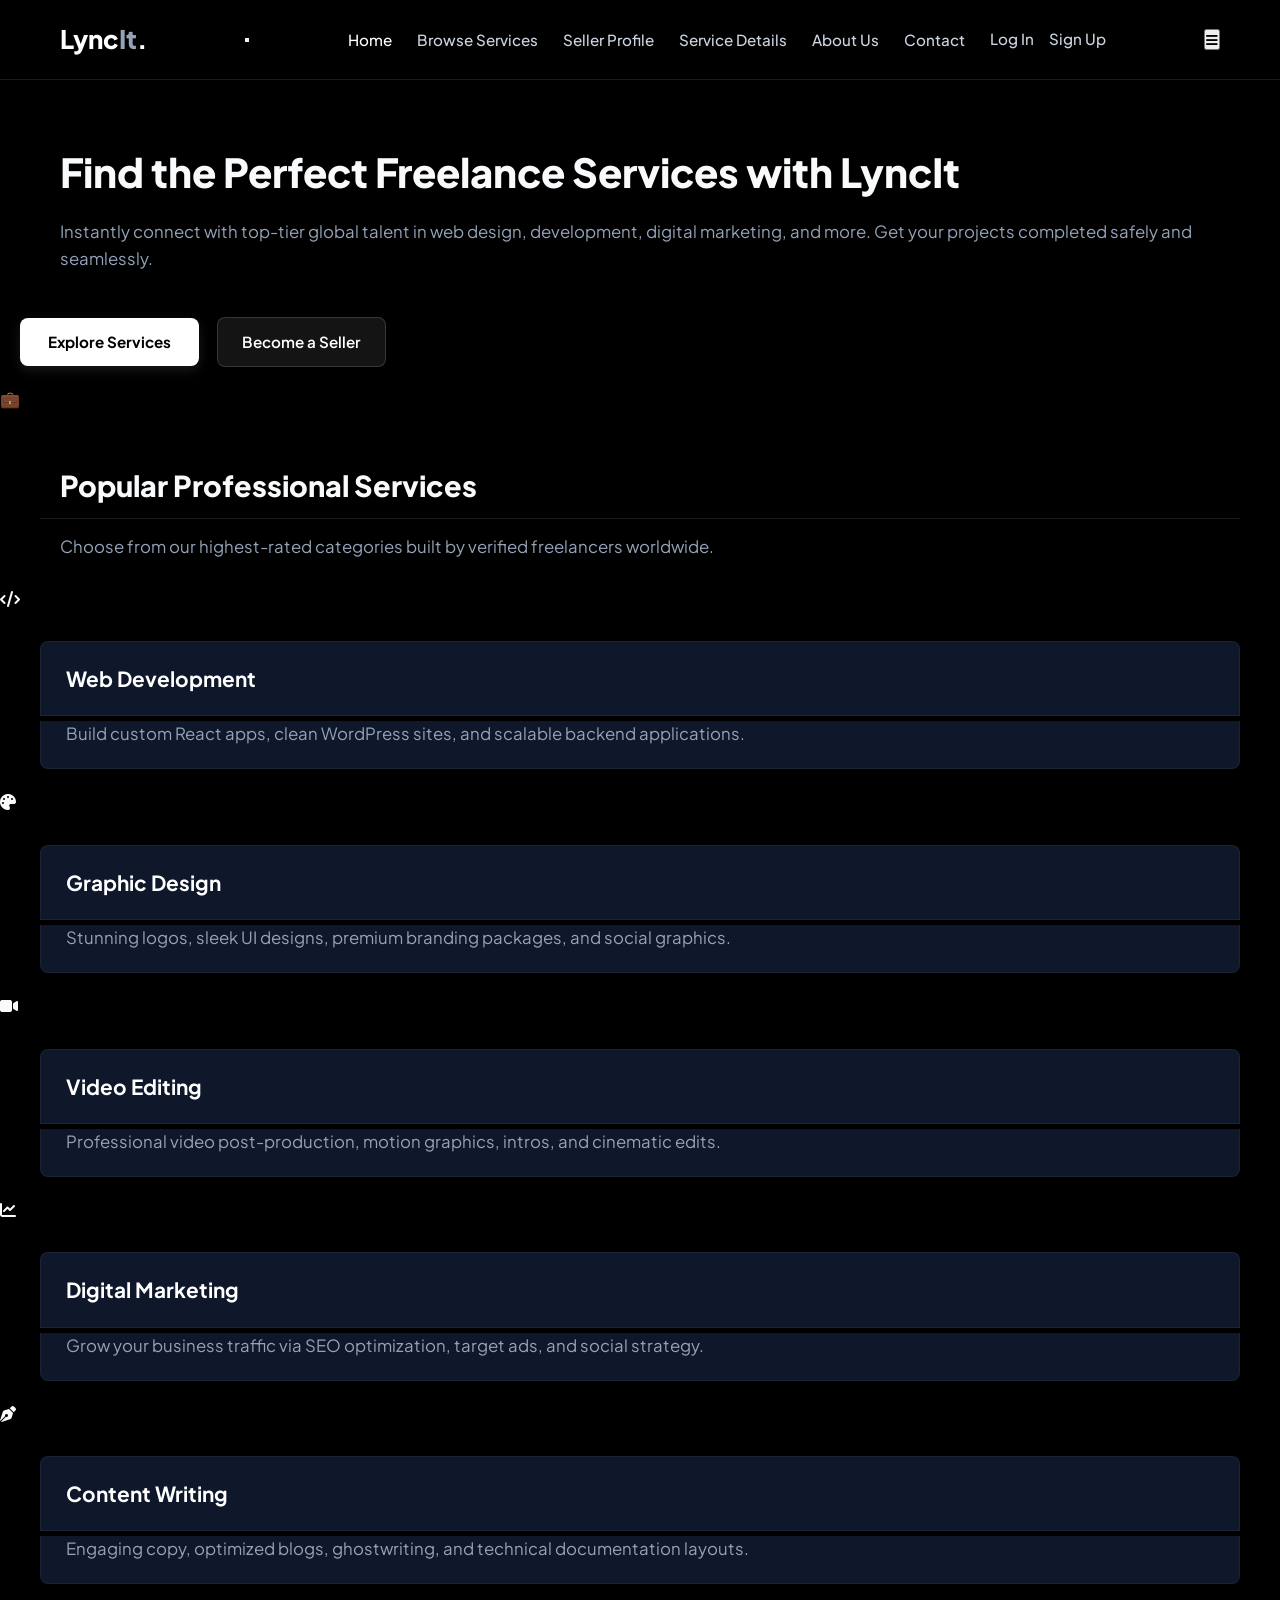
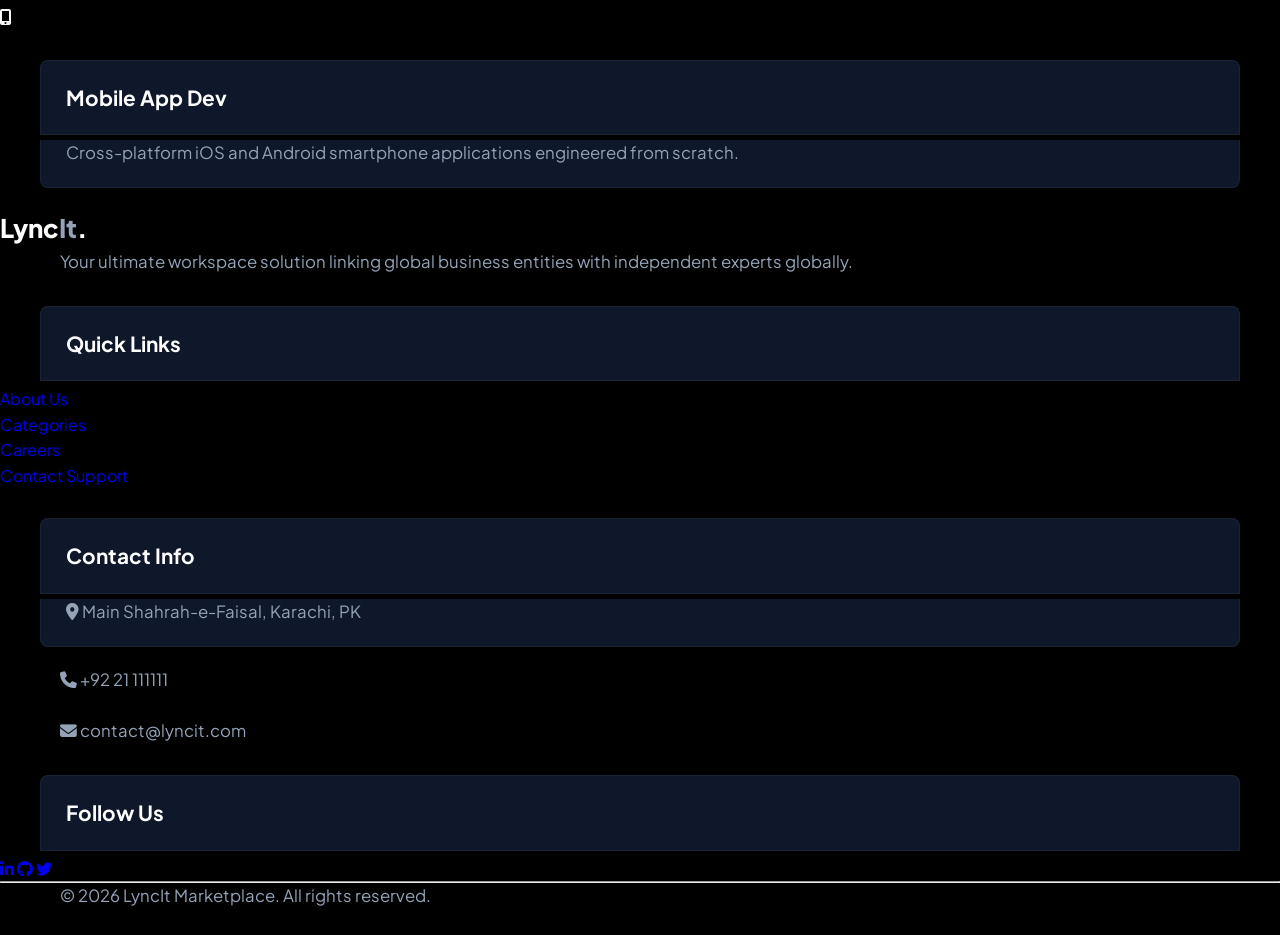
<file: index.html>
<!DOCTYPE html>
<html lang="en">
<head>
    <meta charset="UTF-8">
    <meta name="viewport" content="width=device-width, initial-scale=1.0">
    <title>LyncIt | Modern Freelance Marketplace</title>
    <!-- Google Fonts for a sleek, modern tech look -->
    <link rel="preconnect" href="https://fonts.googleapis.com">
    <link rel="preconnect" href="https://fonts.gstatic.com" crossorigin>
    <link href="https://fonts.googleapis.com/css2?family=Plus+Jakarta+Sans:wght@400;500;600;700;800&display=swap" rel="stylesheet">
    <!-- Font Awesome Icons -->
    <link rel="stylesheet" href="https://cdnjs.cloudflare.com/ajax/libs/font-awesome/6.4.0/css/all.min.css">
    
    <style>
        /* Global Reset & Theme Base */
        * { 
            margin: 0; 
            padding: 0; 
            box-sizing: border-box; 
            font-family: 'Plus Jakarta Sans', sans-serif; 
        }
        body { 
            background: #000000 !important; 
            color: #f8fafc !important; 
            line-height: 1.6; 
        }
        a { text-decoration: none; }

        /* Premium Header Navigation Layout */
        .navbar { 
            background: #000000 !important; 
            border-bottom: 1px solid rgba(255, 255, 255, 0.1) !important; 
            height: 80px !important; 
            display: flex !important; 
            align-items: center !important; 
            position: sticky !important; 
            top: 0 !important; 
            z-index: 1000 !important; 
        }
        .nav-container { 
            width: 100% !important; 
            max-width: 1200px !important; 
            margin: 0 auto !important; 
            padding: 0 20px !important; 
            display: flex !important; 
            justify-content: space-between !important; 
            align-items: center !important; 
        }
        .logo { font-size: 1.6rem !important; font-weight: 800 !important; color: #ffffff !important; }
        .logo span { color: #94a3b8 !important; }
        
        /* Desktop Navigation Items Alignment */
        .nav-links { display: flex !important; align-items: center !important; gap: 25px !important; list-style: none !important; }
        .nav-links a { 
            color: #cbd5e1 !important; 
            font-weight: 500 !important; 
            font-size: 0.95rem !important; 
            background: none !important;
            border: none !important;
            padding: 0 !important;
            box-shadow: none !important;
        }
        .nav-links a:hover, .nav-links a.active { color: #ffffff !important; }
        
        .nav-buttons { display: flex !important; align-items: center !important; gap: 15px !important; }
        .btn-login { color: #ffffff !important; }
        .btn-signup { padding: 10px 20px !important; background: #ffffff !important; color: #000000 !important; border-radius: 8px !important; font-weight: 600 !important; }

        /* Hero Link Buttons - Direct Specific Targets */
        .hero-btn-primary {
            display: inline-block !important;
            margin: 20px 0 20px 20px !important;
            padding: 12px 28px !important;
            background: #ffffff !important;
            color: #000000 !important;
            border-radius: 8px !important;
            font-weight: 700 !important;
            font-size: 0.95rem !important;
            box-shadow: 0 4px 12px rgba(255, 255, 255, 0.1) !important;
        }
        .hero-btn-secondary {
            display: inline-block !important;
            margin-left: 15px !important;
            padding: 12px 24px !important;
            background: rgba(255, 255, 255, 0.08) !important;
            color: #ffffff !important;
            border: 1px solid rgba(255, 255, 255, 0.15) !important;
            border-radius: 8px !important;
            font-weight: 600 !important;
            font-size: 0.95rem !important;
        }

        /* Main Content Headings & Paragraph Layout */
        h1, h2 {
            max-width: 1200px;
            margin: 40px auto 15px auto;
            padding: 0 20px;
            font-weight: 800;
        }
        h1 { font-size: 2.5rem; margin-top: 60px; }
        h2 { font-size: 1.8rem; margin-top: 50px; border-bottom: 1px solid rgba(255,255,255,0.1); padding-bottom: 10px; }
        p { max-width: 1200px; margin: 0 auto 25px auto; padding: 0 20px; color: #94a3b8; font-size: 1.05rem; }

        /* Service Cards Grid Container Style */
        h3 {
            max-width: 1200px;
            margin: 30px auto 5px auto;
            padding: 20px 25px;
            background: #0f172a;
            border: 1px solid rgba(255, 255, 255, 0.05);
            border-radius: 8px 8px 0 0;
            font-size: 1.3rem;
            color: #ffffff;
        }
        h3 + p {
            max-width: 1200px;
            margin: 0 auto 20px auto;
            padding: 0 25px 20px 25px;
            background: #0f172a;
            border-left: 1px solid rgba(255, 255, 255, 0.05);
            border-right: 1px solid rgba(255, 255, 255, 0.05);
            border-bottom: 1px solid rgba(255, 255, 255, 0.05);
            border-radius: 0 0 8px 8px;
            color: #94a3b8;
        }
    </style>
<head>   
<body>

    <!-- Unified Interactive Navbar with Hamburger Toggle -->
    <nav class="navbar">
        <div class="nav-container">
            <!-- Professional Logo Brand -->
            <a href="index.html" class="logo">Lync<span>It</span>.</a>
            
            <!-- The Hamburger Menu Button for Day 5 Responsive Actions -->
            <button class="hamburger" id="hamburgerMenu" aria-label="Toggle Menu">
                <div class="bar"></div>
                <div class="bar"></div>
                <div class="bar"></div>
            </button>

            <!-- Your Navigation Links with Home marked active -->
            <ul class="nav-links" id="navLinks">
                <li><a href="index.html" class="active">Home</a></li>
                <li><a href="services.html">Browse Services</a></li>
                <li><a href="profile.html">Seller Profile</a></li>
                <li><a href="details.html">Service Details</a></li>
                <li><a href="about.html">About Us</a></li>
                <li><a href="contact.html">Contact</a></li>
                <li class="nav-buttons">
        <a href="#" class="btn-login">Log In</a>
        <a href="#" class="btn-signup">Sign Up</a>
    </li>
</ul>
    

            <!-- Mobile Hamburger Menu Button -->
            <button class="hamburger" id="hamburgerBtn" aria-label="Toggle navigation">
                <i class="fa-solid fa-bars"></i>
            </button>
        </div>
    </nav>

    <!-- 2. Hero Section -->
    <header class="hero">
        <div class="hero-container">
            <div class="hero-content">
                <h1>Find the Perfect Freelance Services with <span class="text-gradient">LyncIt</span></h1>
                <p>Instantly connect with top-tier global talent in web design, development, digital marketing, and more. Get your projects completed safely and seamlessly.</p>
                <div class="hero-actions">
                    <a href="services.html" class="hero-btn-primary">Explore Services</a>
                    <a href="profile.html" class="hero-btn-secondary">Become a Seller</a>
                </div>
            </div>
            <div class="hero-image-pane">
                <div class="hero-illustration">💼</div>
            </div>
        </div>
    </header>

    <!-- 3. Featured Services Section -->
    <section class="services-section" id="services">
        <div class="section-container">
            <div class="section-header">
                <h2>Popular Professional Services</h2>
                <p>Choose from our highest-rated categories built by verified freelancers worldwide.</p>
            </div>
            
            <div class="services-grid">
                <!-- Category 1 -->
                <div class="service-card">
                    <div class="card-icon"><i class="fa-solid fa-code"></i></div>
                    <h3>Web Development</h3>
                    <p>Build custom React apps, clean WordPress sites, and scalable backend applications.</p>
                </div>
                <!-- Category 2 -->
                <div class="service-card">
                    <div class="card-icon"><i class="fa-solid fa-palette"></i></div>
                    <h3>Graphic Design</h3>
                    <p>Stunning logos, sleek UI designs, premium branding packages, and social graphics.</p>
                </div>
                <!-- Category 3 -->
                <div class="service-card">
                    <div class="card-icon"><i class="fa-solid fa-video"></i></div>
                    <h3>Video Editing</h3>
                    <p>Professional video post-production, motion graphics, intros, and cinematic edits.</p>
                </div>
                <!-- Category 4 -->
                <div class="service-card">
                    <div class="card-icon"><i class="fa-solid fa-chart-line"></i></div>
                    <h3>Digital Marketing</h3>
                    <p>Grow your business traffic via SEO optimization, target ads, and social strategy.</p>
                </div>
                <!-- Category 5 -->
                <div class="service-card">
                    <div class="card-icon"><i class="fa-solid fa-pen-nib"></i></div>
                    <h3>Content Writing</h3>
                    <p>Engaging copy, optimized blogs, ghostwriting, and technical documentation layouts.</p>
                </div>
                <!-- Category 6 -->
                <div class="service-card">
                    <div class="card-icon"><i class="fa-solid fa-mobile-screen-button"></i></div>
                    <h3>Mobile App Dev</h3>
                    <p>Cross-platform iOS and Android smartphone applications engineered from scratch.</p>
                </div>
            </div>
        </div>
    </section>

    <!-- 4. Footer Section -->
    <footer class="main-footer">
        <div class="footer-container">
            <div class="footer-row">
                <div class="footer-col brand-col">
                    <a href="index.html" class="logo">Lync<span>It</span>.</a>
                    <p>Your ultimate workspace solution linking global business entities with independent experts globally.</p>
                </div>
                <div class="footer-col">
                    <h3>Quick Links</h3>
                    <ul>
                        <li><a href="#">About Us</a></li>
                        <li><a href="#services">Categories</a></li>
                        <li><a href="#">Careers</a></li>
                        <li><a href="#">Contact Support</a></li>
                    </ul>
                </div>
                <div class="footer-col">
                    <h3>Contact Info</h3>
                    <p><i class="fa-solid fa-location-dot"></i> Main Shahrah-e-Faisal, Karachi, PK</p>
                    <p><i class="fa-solid fa-phone"></i> +92 21 111111</p>
                    <p><i class="fa-solid fa-envelope"></i> contact@lyncit.com</p>
                </div>
                <div class="footer-col">
                    <h3>Follow Us</h3>
                    <div class="social-icons">
                        <a href="#"><i class="fa-brands fa-linkedin-in"></i></a>
                        <a href="#"><i class="fa-brands fa-github"></i></a>
                        <a href="#"><i class="fa-brands fa-twitter"></i></a>
                    </div>
                </div>
            </div>
            <hr class="footer-divider">
            <p class="copyright">&copy; 2026 LyncIt Marketplace. All rights reserved.</p>
        </div>
    </footer>

    <!-- Fallback Responsive Mobile Menu Script -->
    <script>
        document.getElementById('hamburgerMenu').addEventListener('click', function() {
            document.getElementById('navLinks').classList.toggle('mobile-active');
            this.classList.toggle('toggle-bars');
        });
    </script>
</body>
</html>
</file>
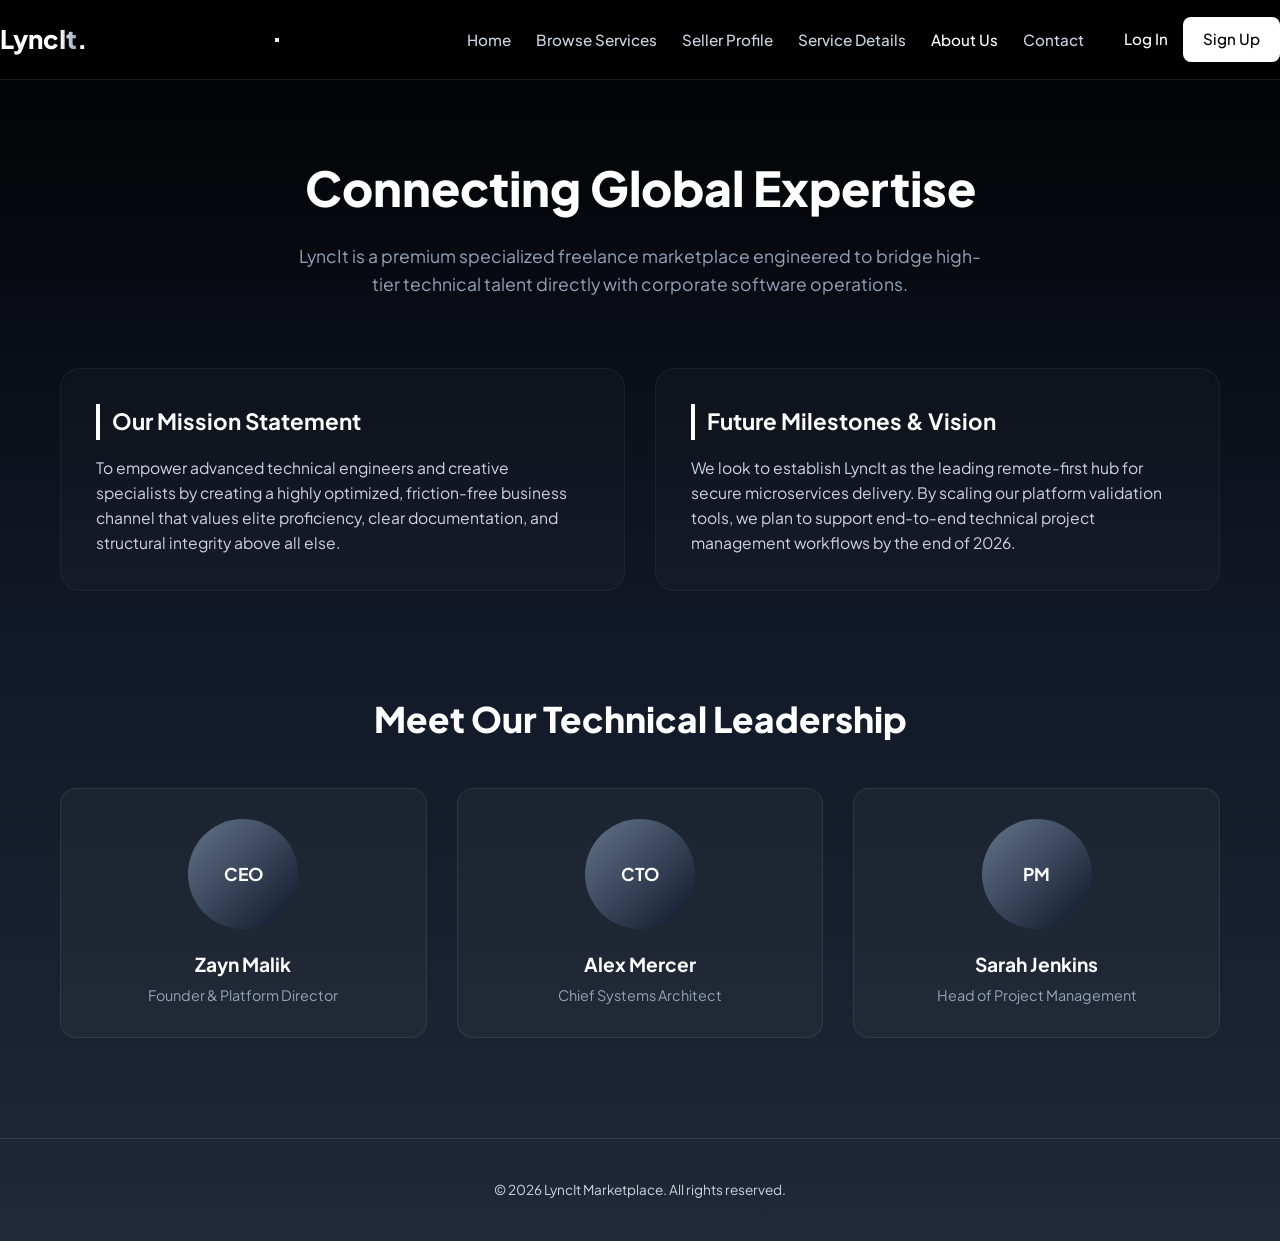
<file: about.html>
<!DOCTYPE html>
<html lang="en">
<head>
    <meta charset="UTF-8">
    <meta name="viewport" content="width=device-width, initial-scale=1.0">
    <title>About Us | LyncIt Marketplace</title>
    <!-- Fonts & Icons -->
    <link rel="preconnect" href="https://fonts.googleapis.com">
    <link rel="preconnect" href="https://fonts.gstatic.com" crossorigin>
    <link href="https://fonts.googleapis.com/css2?family=Plus+Jakarta+Sans:wght@400;500;600;700;800&display=swap" rel="stylesheet">
    <link rel="stylesheet" href="https://cdnjs.cloudflare.com/ajax/libs/font-awesome/6.4.0/css/all.min.css">

    <!-- Premium Embedded Stylesheet -->
    <style>
        * { margin: 0; padding: 0; box-sizing: border-box; font-family: 'Plus Jakarta Sans', sans-serif; }
        body { background: linear-gradient(180deg, #000000 0%, #111827 50%, #1f2937 100%) !important; color: #f8fafc !important; line-height: 1.6; min-height: 100vh; }
        a { text-decoration: none; transition: all 0.3s ease; }
        .section-container { max-width: 1200px; margin: 0 auto; padding: 0 20px; }
        
        /* Navbar */
        .navbar { background: #000000; border-bottom: 1px solid rgba(255, 255, 255, 0.1); height: 80px; display: flex; align-items: center; position: sticky; top: 0; z-index: 1000; }
        .nav-container { width: 100%; display: flex; justify-content: space-between; align-items: center; }
        .logo { font-size: 1.6rem; font-weight: 800; color: #ffffff; }
        .logo span { background: linear-gradient(90deg, #ffffff, #94a3b8); -webkit-background-clip: text; -webkit-text-fill-color: transparent; }
        .nav-links { display: flex; align-items: center; gap: 25px; list-style: none; }
        .nav-links a { color: #cbd5e1; font-weight: 500; font-size: 0.95rem; }
        .nav-links a:hover, .nav-links a.active { color: #ffffff; }
        .nav-buttons { display: flex; align-items: center; gap: 15px; margin-left: 15px; }
        .btn-login { color: #ffffff !important; }
        .btn-signup { padding: 10px 20px; background: #ffffff; color: #000000 !important; border-radius: 8px; font-weight: 600; }

        /* Hero Header */
        .about-hero { text-align: center; padding: 70px 0 40px; }
        .about-hero h1 { font-size: 3rem; font-weight: 800; color: #ffffff; margin-bottom: 15px; }
        .about-hero p { color: #94a3b8; font-size: 1.1rem; max-width: 700px; margin: 0 auto; }

        /* Content Blocks Grid */
        .about-grid { display: grid; grid-template-columns: 1fr 1fr; gap: 30px; padding: 30px 0 60px; }
        .info-card { background: rgba(255, 255, 255, 0.02); border: 1px solid rgba(255, 255, 255, 0.05); border-radius: 20px; padding: 35px; }
        .info-card h2 { font-size: 1.4rem; color: #ffffff; margin-bottom: 15px; border-left: 4px solid #ffffff; padding-left: 12px; }
        .info-card p { color: #cbd5e1; font-size: 0.98rem; }

        /* Team Showcase Grid */
        .team-section { padding: 40px 0 100px; text-align: center; }
        .team-section h2 { font-size: 2.2rem; font-weight: 800; margin-bottom: 40px; color: #ffffff; }
        .team-grid { display: grid; grid-template-columns: repeat(auto-fit, minmax(250px, 1fr)); gap: 30px; }
        .team-card { background: rgba(255, 255, 255, 0.03); border: 1px solid rgba(255, 255, 255, 0.08); border-radius: 16px; padding: 30px 20px; transition: 0.3s ease; }
        .img-placeholder { width: 110px; height: 110px; border-radius: 50%; background: linear-gradient(135deg, #64748b 0%, #0f172a 100%); margin: 0 auto 20px; display: flex; align-items: center; justify-content: center; font-size: 1.1rem; font-weight: 700; color: #ffffff; }
        .team-card h3 { font-size: 1.2rem; color: #ffffff; margin-bottom: 5px; }
        .team-card p { font-size: 0.9rem; color: #94a3b8; }
        .team-card:hover { transform: translateY(-5px); border-color: rgba(255, 255, 255, 0.3); }

        /* Footer */
        .main-footer { padding: 40px 0; border-top: 1px solid rgba(255, 255, 255, 0.1); text-align: center; font-size: 0.85rem; color: #cbd5e1; }
        @media (max-width: 850px) { .about-grid { grid-template-columns: 1fr; } }
    </style>
</head>
<body>

    <!-- Unified Interactive Navbar with Hamburger Toggle -->
    <nav class="navbar">
        <div class="nav-container">
            <a href="index.html" class="logo">Lync<span>It</span>.</a>
            
            <button class="hamburger" id="hamburgerMenu" aria-label="Toggle Menu">
                <div class="bar"></div>
                <div class="bar"></div>
                <div class="bar"></div>
            </button>

            <ul class="nav-links" id="navLinks">
                <li><a href="index.html">Home</a></li>
                <li><a href="services.html">Browse Services</a></li>
                <li><a href="profile.html">Seller Profile</a></li>
                <li><a href="details.html">Service Details</a></li>
                <li><a href="about.html" class="active">About Us</a></li>
                <li><a href="contact.html">Contact</a></li>
                <li class="nav-buttons">
                    <a href="#" class="btn-login">Log In</a>
                    <a href="#" class="btn-signup">Sign Up</a>
                </li>
            </ul>
        </div>
    </nav>

    <!-- Main Content Header -->
    <header class="about-hero">
        <div class="section-container">
            <h1>Connecting Global Expertise</h1>
            <p>LyncIt is a premium specialized freelance marketplace engineered to bridge high-tier technical talent directly with corporate software operations.</p>
        </div>
    </header>

    <!-- Info Sections Grid -->
    <main class="section-container">
        <div class="about-grid">
            <div class="info-card">
                <h2>Our Mission Statement</h2>
                <p>To empower advanced technical engineers and creative specialists by creating a highly optimized, friction-free business channel that values elite proficiency, clear documentation, and structural integrity above all else.</p>
            </div>
            <div class="info-card">
                <h2>Future Milestones & Vision</h2>
                <p>We look to establish LyncIt as the leading remote-first hub for secure microservices delivery. By scaling our platform validation tools, we plan to support end-to-end technical project management workflows by the end of 2026.</p>
            </div>
        </div>

        <!-- Team Showcase Area -->
        <section class="team-section">
            <h2>Meet Our Technical Leadership</h2>
            <div class="team-grid">
                
                <div class="team-card">
                    <div class="img-placeholder">CEO</div>
                    <h3>Zayn Malik</h3>
                    <p>Founder & Platform Director</p>
                </div>

                <div class="team-card">
                    <div class="img-placeholder">CTO</div>
                    <h3>Alex Mercer</h3>
                    <p>Chief Systems Architect</p>
                </div>

                <div class="team-card">
                    <div class="img-placeholder">PM</div>
                    <h3>Sarah Jenkins</h3>
                    <p>Head of Project Management</p>
                </div>

            </div>
        </section>
    </main>

    <footer class="main-footer">
        <p>&copy; 2026 LyncIt Marketplace. All rights reserved.</p>
    </footer>

</body>
</html>
</file>
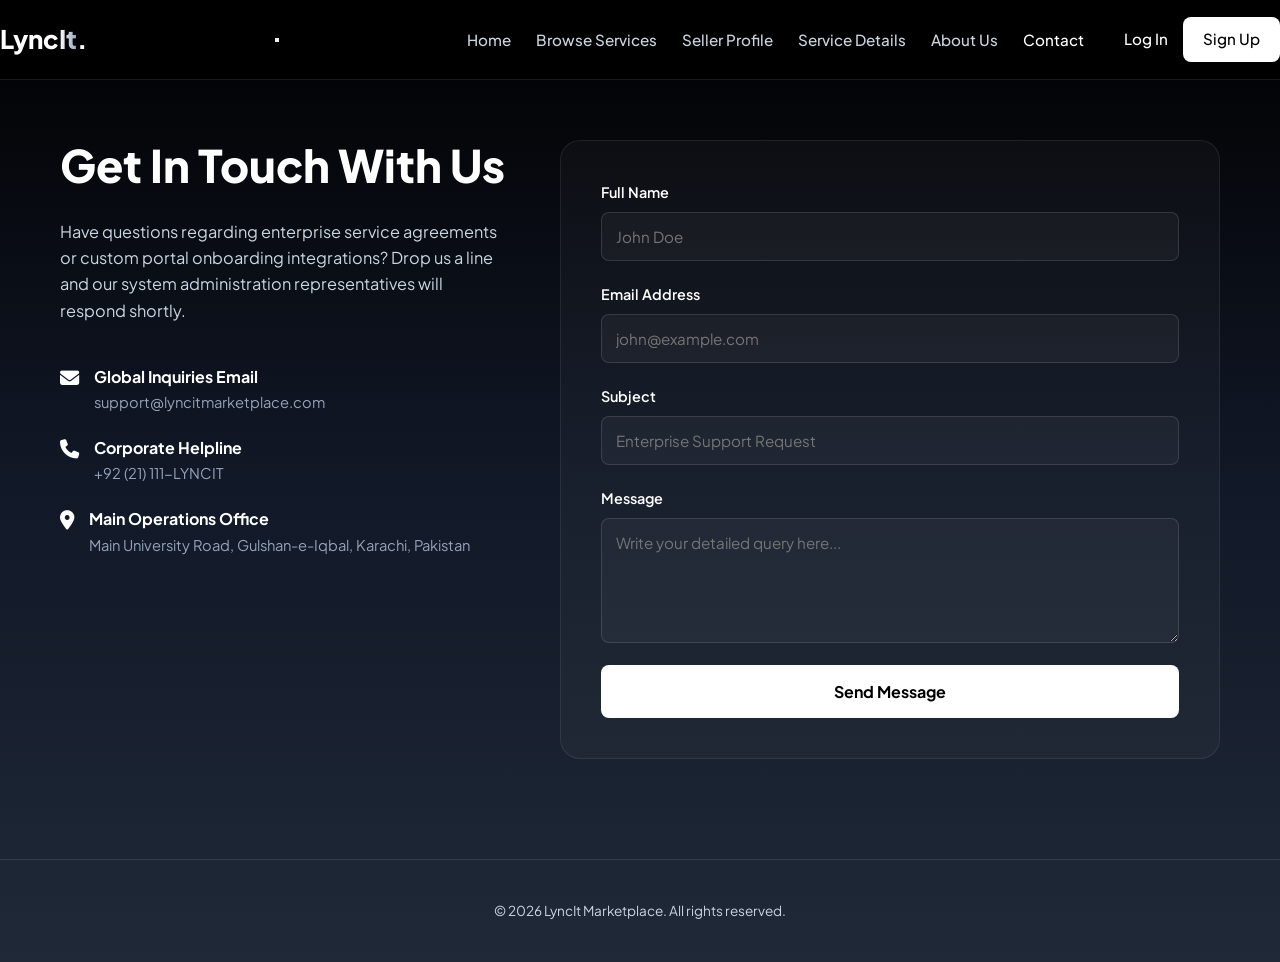
<file: contact.html>
<!DOCTYPE html>
<html lang="en">
<head>
    <meta charset="UTF-8">
    <meta name="viewport" content="width=device-width, initial-scale=1.0">
    <title>Contact Us | LyncIt Marketplace</title>
    <!-- Fonts & Icons -->
    <link rel="preconnect" href="https://fonts.googleapis.com">
    <link rel="preconnect" href="https://fonts.gstatic.com" crossorigin>
    <link href="https://fonts.googleapis.com/css2?family=Plus+Jakarta+Sans:wght@400;500;600;700;800&display=swap" rel="stylesheet">
    <link rel="stylesheet" href="https://cdnjs.cloudflare.com/ajax/libs/font-awesome/6.4.0/css/all.min.css">

    <!-- Premium Embedded Stylesheet -->
    <style>
        * { margin: 0; padding: 0; box-sizing: border-box; font-family: 'Plus Jakarta Sans', sans-serif; }
        body { background: linear-gradient(180deg, #000000 0%, #111827 50%, #1f2937 100%) !important; color: #f8fafc !important; line-height: 1.6; min-height: 100vh; }
        a { text-decoration: none; transition: all 0.3s ease; }
        .section-container { max-width: 1200px; margin: 0 auto; padding: 0 20px; }
        
        /* Navbar */
        .navbar { background: #000000; border-bottom: 1px solid rgba(255, 255, 255, 0.1); height: 80px; display: flex; align-items: center; position: sticky; top: 0; z-index: 1000; }
        .nav-container { width: 100%; display: flex; justify-content: space-between; align-items: center; }
        .logo { font-size: 1.6rem; font-weight: 800; color: #ffffff; }
        .logo span { background: linear-gradient(90deg, #ffffff, #94a3b8); -webkit-background-clip: text; -webkit-text-fill-color: transparent; }
        .nav-links { display: flex; align-items: center; gap: 25px; list-style: none; }
        .nav-links a { color: #cbd5e1; font-weight: 500; font-size: 0.95rem; }
        .nav-links a:hover, .nav-links a.active { color: #ffffff; }
        .nav-buttons { display: flex; align-items: center; gap: 15px; margin-left: 15px; }
        .btn-login { color: #ffffff !important; }
        .btn-signup { padding: 10px 20px; background: #ffffff; color: #000000 !important; border-radius: 8px; font-weight: 600; }

        /* Split Screen Grid Layout */
        .contact-wrapper { padding: 60px 0 100px; display: grid; grid-template-columns: 450px 1fr; gap: 50px; }
        
        /* Left Column Info Box */
        .contact-info-panel { display: flex; flex-direction: column; gap: 30px; }
        .contact-info-panel h1 { font-size: 2.8rem; font-weight: 800; color: #ffffff; line-height: 1.1; }
        .contact-info-panel p { color: #cbd5e1; font-size: 1.02rem; }
        
        .meta-details { display: flex; flex-direction: column; gap: 20px; margin-top: 10px; }
        .meta-row { display: flex; align-items: flex-start; gap: 15px; }
        .meta-row i { color: #ffffff; font-size: 1.2rem; margin-top: 5px; }
        .meta-text strong { display: block; color: #ffffff; font-size: 1rem; }
        .meta-text span { color: #94a3b8; font-size: 0.92rem; }

        /* Right Column Form Card */
        .contact-form-card { background: rgba(255, 255, 255, 0.03); border: 1px solid rgba(255, 255, 255, 0.08); border-radius: 20px; padding: 40px; }
        .form-group { margin-bottom: 22px; display: flex; flex-direction: column; gap: 8px; }
        .form-group label { font-size: 0.9rem; font-weight: 600; color: #ffffff; }
        
        .form-group input, .form-group textarea { 
            background: rgba(255, 255, 255, 0.04); 
            border: 1px solid rgba(255, 255, 255, 0.12); 
            border-radius: 8px; 
            padding: 14px; 
            color: #ffffff; 
            font-size: 0.95rem; 
            outline: none; 
            transition: 0.3s ease; 
        }
        .form-group input:focus, .form-group textarea:focus { 
            border-color: rgba(255, 255, 255, 0.5); 
            background: rgba(255, 255, 255, 0.08); 
        }
        
        .btn-submit { 
            background: #ffffff; 
            color: #000000; 
            border: none; 
            padding: 16px 30px; 
            border-radius: 8px; 
            font-weight: 700; 
            font-size: 1rem; 
            cursor: pointer; 
            width: 100%; 
            transition: 0.3s ease; 
        }
        .btn-submit:hover { background: #cbd5e1; transform: translateY(-2px); }

        /* Footer */
        .main-footer { padding: 40px 0; border-top: 1px solid rgba(255, 255, 255, 0.1); text-align: center; font-size: 0.85rem; color: #cbd5e1; }
        @media (max-width: 900px) { .contact-wrapper { grid-template-columns: 1fr; } }
    </style>
</head>
<body>

    <!-- Unified Interactive Navbar with Hamburger Toggle -->
    <nav class="navbar">
        <div class="nav-container">
            <a href="index.html" class="logo">Lync<span>It</span>.</a>
            
            <button class="hamburger" id="hamburgerMenu" aria-label="Toggle Menu">
                <div class="bar"></div>
                <div class="bar"></div>
                <div class="bar"></div>
            </button>

            <ul class="nav-links" id="navLinks">
                <li><a href="index.html">Home</a></li>
                <li><a href="services.html">Browse Services</a></li>
                <li><a href="profile.html">Seller Profile</a></li>
                <li><a href="details.html">Service Details</a></li>
                <li><a href="about.html">About Us</a></li>
                <li><a href="contact.html" class="active">Contact</a></li>
                <li class="nav-buttons">
                    <a href="#" class="btn-login">Log In</a>
                    <a href="#" class="btn-signup">Sign Up</a>
                </li>
            </ul>
        </div>
    </nav>

    <!-- Content Area Container -->
    <main class="section-container">
        <div class="contact-wrapper">
            
            <!-- Left Info Panel -->
            <section class="contact-info-panel">
                <h1>Get In Touch With Us</h1>
                <p>Have questions regarding enterprise service agreements or custom portal onboarding integrations? Drop us a line and our system administration representatives will respond shortly.</p>
                
                <div class="meta-details">
                    <div class="meta-row">
                        <i class="fa-solid fa-envelope"></i>
                        <div class="meta-text">
                            <strong>Global Inquiries Email</strong>
                            <span>support@lyncitmarketplace.com</span>
                        </div>
                    </div>
                    <div class="meta-row">
                        <i class="fa-solid fa-phone"></i>
                        <div class="meta-text">
                            <strong>Corporate Helpline</strong>
                            <span>+92 (21) 111-LYNCIT</span>
                        </div>
                    </div>
                    <div class="meta-row">
                        <i class="fa-solid fa-location-dot"></i>
                        <div class="meta-text">
                            <strong>Main Operations Office</strong>
                            <span>Main University Road, Gulshan-e-Iqbal, Karachi, Pakistan</span>
                        </div>
                    </div>
                </div>
            </section>

            <!-- Right Interactive Form Block with Browser Native Validation -->
            <section class="contact-form-card">
                <form onsubmit="alert('Message verified and sent securely!'); return false;">
                    
                    <div class="form-group">
                        <label for="fullName">Full Name</label>
                        <input type="text" id="fullName" required placeholder="John Doe">
                    </div>

                    <div class="form-group">
                        <label for="emailAddr">Email Address</label>
                        <input type="email" id="emailAddr" required placeholder="john@example.com">
                    </div>

                    <div class="form-group">
                        <label for="subjectLine">Subject</label>
                        <input type="text" id="subjectLine" required placeholder="Enterprise Support Request">
                    </div>

                    <div class="form-group">
                        <label for="userMsg">Message</label>
                        <textarea id="userMsg" rows="5" required placeholder="Write your detailed query here..."></textarea>
                    </div>

                    <button type="submit" class="btn-submit">Send Message</button>
                </form>
            </section>

        </div>
    </main>

    <footer class="main-footer">
        <p>&copy; 2026 LyncIt Marketplace. All rights reserved.</p>
    </footer>

</body>
</html>
</file>
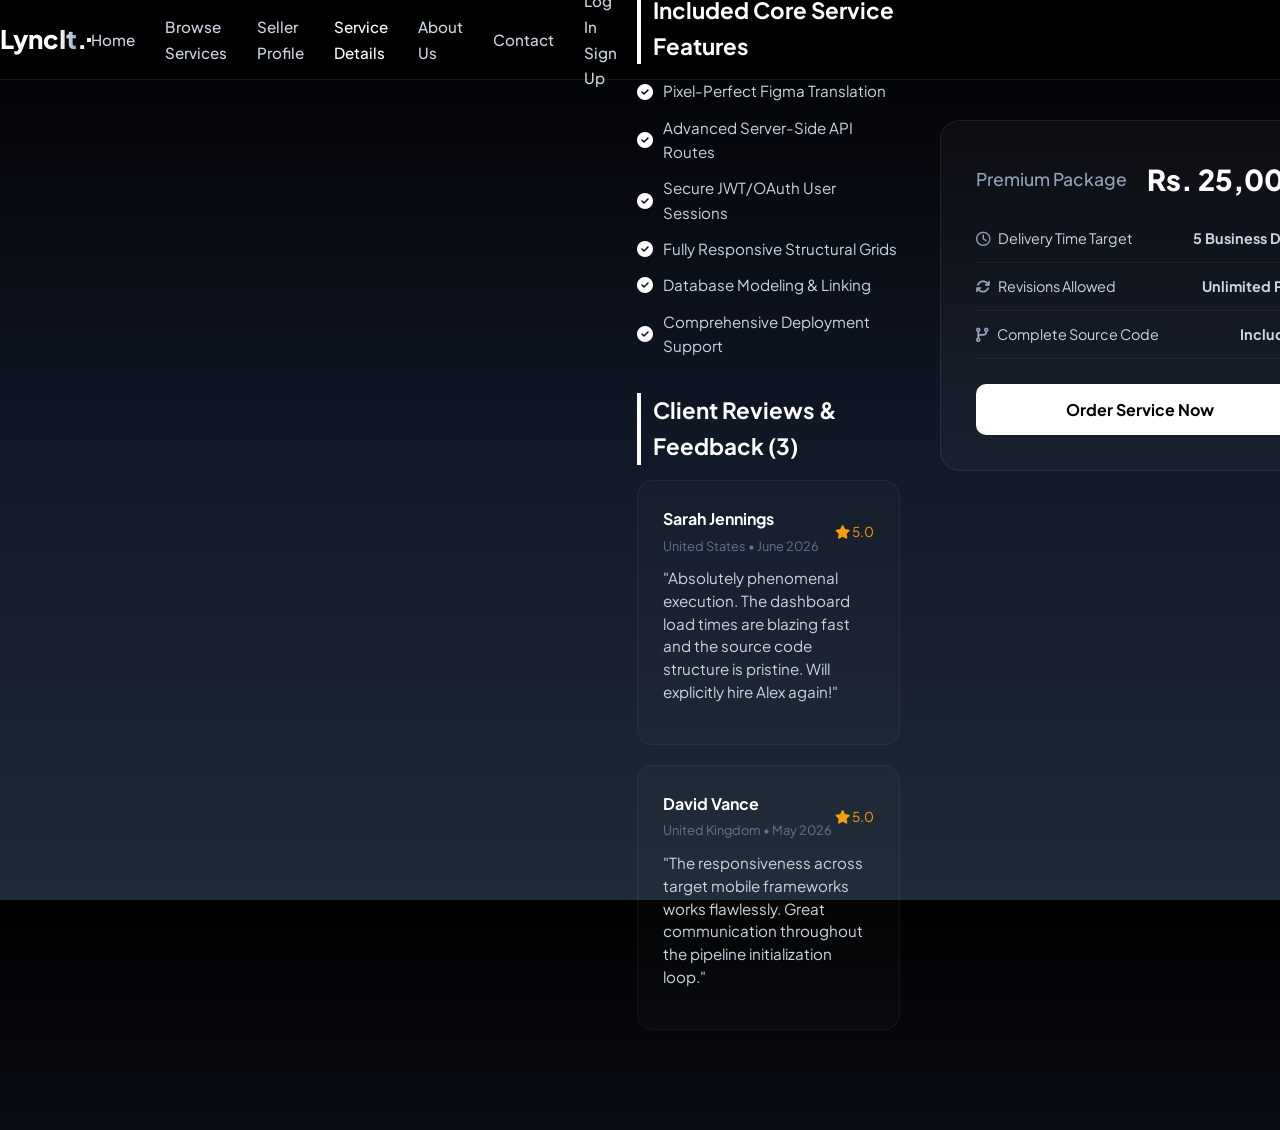
<file: details.html>
<!DOCTYPE html>
<html lang="en">
<head>
    <meta charset="UTF-8">
    <meta name="viewport" content="width=device-width, initial-scale=1.0">
    <title>Build Custom Fullstack Next.js Applications - Details</title>
    <!-- Fonts & Icons -->
    <link rel="preconnect" href="https://fonts.googleapis.com">
    <link rel="preconnect" href="https://fonts.gstatic.com" crossorigin>
    <link href="https://fonts.googleapis.com/css2?family=Plus+Jakarta+Sans:wght@400;500;600;700;800&display=swap" rel="stylesheet">
    <link rel="stylesheet" href="https://cdnjs.cloudflare.com/ajax/libs/font-awesome/6.4.0/css/all.min.css">

    <!-- Premium Embedded Stylesheet -->
    <style>
        * { margin: 0; padding: 0; box-sizing: border-box; font-family: 'Plus Jakarta Sans', sans-serif; }
        body { background: linear-gradient(180deg, #000000 0%, #111827 50%, #1f2937 100%) !important; color: #f8fafc !important; line-height: 1.6; min-height: 100vh; }
        a { text-decoration: none; transition: all 0.3s ease; }
        .section-container { max-width: 1200px; margin: 0 auto; padding: 0 20px; }
        
        /* Navbar */
        .navbar { background: #000000; border-bottom: 1px solid rgba(255, 255, 255, 0.1); height: 80px; display: flex; align-items: center; position: sticky; top: 0; z-index: 1000; }
        .nav-container { width: 100%; display: flex; justify-content: space-between; align-items: center; }
        .logo { font-size: 1.6rem; font-weight: 800; color: #ffffff; }
        .logo span { background: linear-gradient(90deg, #ffffff, #94a3b8); -webkit-background-clip: text; -webkit-text-fill-color: transparent; }
        .nav-links { display: flex; align-items: center; gap: 30px; list-style: none; }
        .nav-links a { color: #cbd5e1; font-weight: 500; font-size: 0.95rem; }
        .nav-links a:hover, .nav-links a.active { color: #ffffff; }

        /* Two-Column Details Layout Grid */
        .details-layout { padding: 50px 0 100px; display: grid; grid-template-columns: 1fr 400px; gap: 40px; }
        
        /* Left Panel - Main Presentation Details */
        .details-content { display: flex; flex-direction: column; gap: 35px; }
        .service-banner { height: 350px; background: linear-gradient(135deg, #0f172a 0%, #1e293b 50%, #000000 100%); border: 1px solid rgba(255,255,255,0.08); border-radius: 20px; display: flex; flex-direction: column; align-items: center; justify-content: center; text-align: center; padding: 20px; }
        .service-banner h1 { font-size: 2.2rem; font-weight: 800; color: #ffffff; margin-bottom: 10px; max-width: 750px; }
        .service-meta-badge { font-size: 0.9rem; color: #94a3b8; }
        .service-meta-badge a { color: #ffffff; font-weight: 600; text-decoration: underline; }
        
        .section-block h2 { font-size: 1.4rem; font-weight: 700; color: #ffffff; margin-bottom: 15px; border-left: 4px solid #ffffff; padding-left: 12px; }
        .section-block p { color: #cbd5e1; font-size: 1.05rem; margin-bottom: 15px; }
        
        /* Feature Grid Checkmarks */
        .feature-list { list-style: none; display: grid; grid-template-columns: repeat(auto-fit, minmax(250px, 1fr)); gap: 12px; margin-top: 10px; }
        .feature-list li { color: #cbd5e1; display: flex; align-items: center; gap: 10px; font-size: 0.95rem; }
        .feature-list i { color: #ffffff; font-size: 1rem; }

        /* Review Layout Area */
        .reviews-container { display: flex; flex-direction: column; gap: 20px; margin-top: 10px; }
        .review-card { background: rgba(255, 255, 255, 0.02); border: 1px solid rgba(255, 255, 255, 0.05); padding: 25px; border-radius: 16px; }
        .review-header { display: flex; justify-content: space-between; align-items: center; margin-bottom: 10px; }
        .reviewer-info strong { color: #ffffff; font-size: 1rem; display: block; }
        .reviewer-info span { color: #64748b; font-size: 0.8rem; }
        .stars { color: #f59e0b; font-size: 0.85rem; }
        .review-card p { color: #cbd5e1; font-size: 0.95rem; line-height: 1.5; }

        /* Right Panel - Sticky Purchase Utility Box */
        .pricing-sidebar { background: rgba(255, 255, 255, 0.03); border: 1px solid rgba(255, 255, 255, 0.08); border-radius: 20px; padding: 35px; height: fit-content; position: sticky; top: 120px; }
        .price-header { display: flex; justify-content: space-between; align-items: center; margin-bottom: 25px; }
        .price-header h3 { font-size: 1.1rem; color: #94a3b8; font-weight: 500; }
        .price-amount { font-size: 1.8rem; font-weight: 800; color: #ffffff; }
        .spec-row { display: flex; justify-content: space-between; align-items: center; color: #cbd5e1; font-size: 0.9rem; margin-bottom: 12px; padding-bottom: 12px; border-bottom: 1px solid rgba(255,255,255,0.05); }
        .spec-row i { margin-right: 6px; color: #94a3b8; }
        .btn-order { display: block; width: 100%; background: #ffffff; color: #000000; text-align: center; padding: 15px 0; border-radius: 10px; font-weight: 700; font-size: 1rem; margin-top: 25px; border: none; cursor: pointer; transition: 0.3s ease; }
        .btn-order:hover { background: #cbd5e1; transform: translateY(-2px); }

        /* Footer */
        .main-footer { padding: 40px 0; border-top: 1px solid rgba(255, 255, 255, 0.1); text-align: center; font-size: 0.85rem; color: #cbd5e1; }

        @media (max-width: 950px) { .details-layout { grid-template-columns: 1fr; } .pricing-sidebar { position: static; } }
    </style>
</head>
<body>

    <!-- Unified Interactive Navbar with Hamburger Toggle -->
    <nav class="navbar">
        <div class="nav-container">
            <a href="index.html" class="logo">Lync<span>It</span>.</a>
            
            <button class="hamburger" id="hamburgerMenu" aria-label="Toggle Menu">
                <div class="bar"></div>
                <div class="bar"></div>
                <div class="bar"></div>
            </button>

            <ul class="nav-links" id="navLinks">
                <li><a href="index.html">Home</a></li>
                <li><a href="services.html">Browse Services</a></li>
                <li><a href="profile.html">Seller Profile</a></li>
                <li><a href="details.html" class="active">Service Details</a></li>
    <li><a href="about.html">About Us</a></li>
    <li><a href="contact.html">Contact</a></li>
    <li class="nav-buttons">
        <a href="#" class="btn-login">Log In</a>
        <a href="#" class="btn-signup">Sign Up</a>
    </li>
</ul>

    <!-- Main Content Area Layout -->
    <main class="section-container">
        <div class="details-layout">
            
            <!-- Left Side Main Dynamic Content View -->
            <section class="details-content">
                
                <!-- Service Premium Full-Bleed Graphic Panel -->
                <div class="service-banner">
                    <h1>Build Custom Fullstack Next.js Applications</h1>
                    <div class="service-meta-badge">
                        Category: Web Development | Provided By <a href="profile.html">Alex M.</a>
                    </div>
                </div>

                <div class="section-block">
                    <h2>Detailed Gig Description</h2>
                    <p>Are you looking to scale your core company metrics with a high-performance web architecture? Look no further. I specialize in delivering production-ready, search engine authoritative fullstack ecosystems utilizing Next.js, React, and robust database architectures.</p>
                    <p>Every single deployment is engineered from the ground up to ensure fluid screen responsiveness, enterprise-grade state data handling, and optimized asset delivery for lightning-fast speeds.</p>
                </div>

                <div class="section-block">
                    <h2>Included Core Service Features</h2>
                    <ul class="feature-list">
                        <li><i class="fa-solid fa-circle-check"></i> Pixel-Perfect Figma Translation</li>
                        <li><i class="fa-solid fa-circle-check"></i> Advanced Server-Side API Routes</li>
                        <li><i class="fa-solid fa-circle-check"></i> Secure JWT/OAuth User Sessions</li>
                        <li><i class="fa-solid fa-circle-check"></i> Fully Responsive Structural Grids</li>
                        <li><i class="fa-solid fa-circle-check"></i> Database Modeling & Linking</li>
                        <li><i class="fa-solid fa-circle-check"></i> Comprehensive Deployment Support</li>
                    </ul>
                </div>

                <!-- Reviews and Testimonials Container Section -->
                <div class="section-block">
                    <h2>Client Reviews & Feedback (3)</h2>
                    <div class="reviews-container">
                        
                        <!-- Review Card item 1 -->
                        <div class="review-card">
                            <div class="review-header">
                                <div class="reviewer-info">
                                    <strong>Sarah Jennings</strong>
                                    <span>United States • June 2026</span>
                                </div>
                                <div class="stars"><i class="fa-solid fa-star"></i> 5.0</div>
                            </div>
                            <p>"Absolutely phenomenal execution. The dashboard load times are blazing fast and the source code structure is pristine. Will explicitly hire Alex again!"</p>
                        </div>

                        <!-- Review Card item 2 -->
                        <div class="review-card">
                            <div class="review-header">
                                <div class="reviewer-info">
                                    <strong>David Vance</strong>
                                    <span>United Kingdom • May 2026</span>
                                </div>
                                <div class="stars"><i class="fa-solid fa-star"></i> 5.0</div>
                            </div>
                            <p>"The responsiveness across target mobile frameworks works flawlessly. Great communication throughout the pipeline initialization loop."</p>
                        </div>

                    </div>
                </div>

            </section>

            <!-- Right Side Interactive Pricing Sidebar Box -->
            <aside class="pricing-sidebar">
                <div class="price-header">
                    <h3>Premium Package</h3>
                    <div class="price-amount">Rs. 25,000</div>
                </div>
                
                <div class="spec-row">
                    <span><i class="fa-regular fa-clock"></i> Delivery Time Target</span>
                    <strong>5 Business Days</strong>
                </div>
                <div class="spec-row">
                    <span><i class="fa-solid fa-arrows-rotate"></i> Revisions Allowed</span>
                    <strong>Unlimited Plan</strong>
                </div>
                <div class="spec-row">
                    <span><i class="fa-solid fa-code-branch"></i> Complete Source Code</span>
                    <strong>Included</strong>
                </div>

                <button class="btn-order" onclick="alert('Order pipeline initializes in Day 5!')">Order Service Now</button>
            </aside>

        </div>
    </main>

    <footer class="main-footer">
        <p>&copy; 2026 LyncIt Marketplace. All rights reserved.</p>
    </footer>

</body>
</html>
</file>
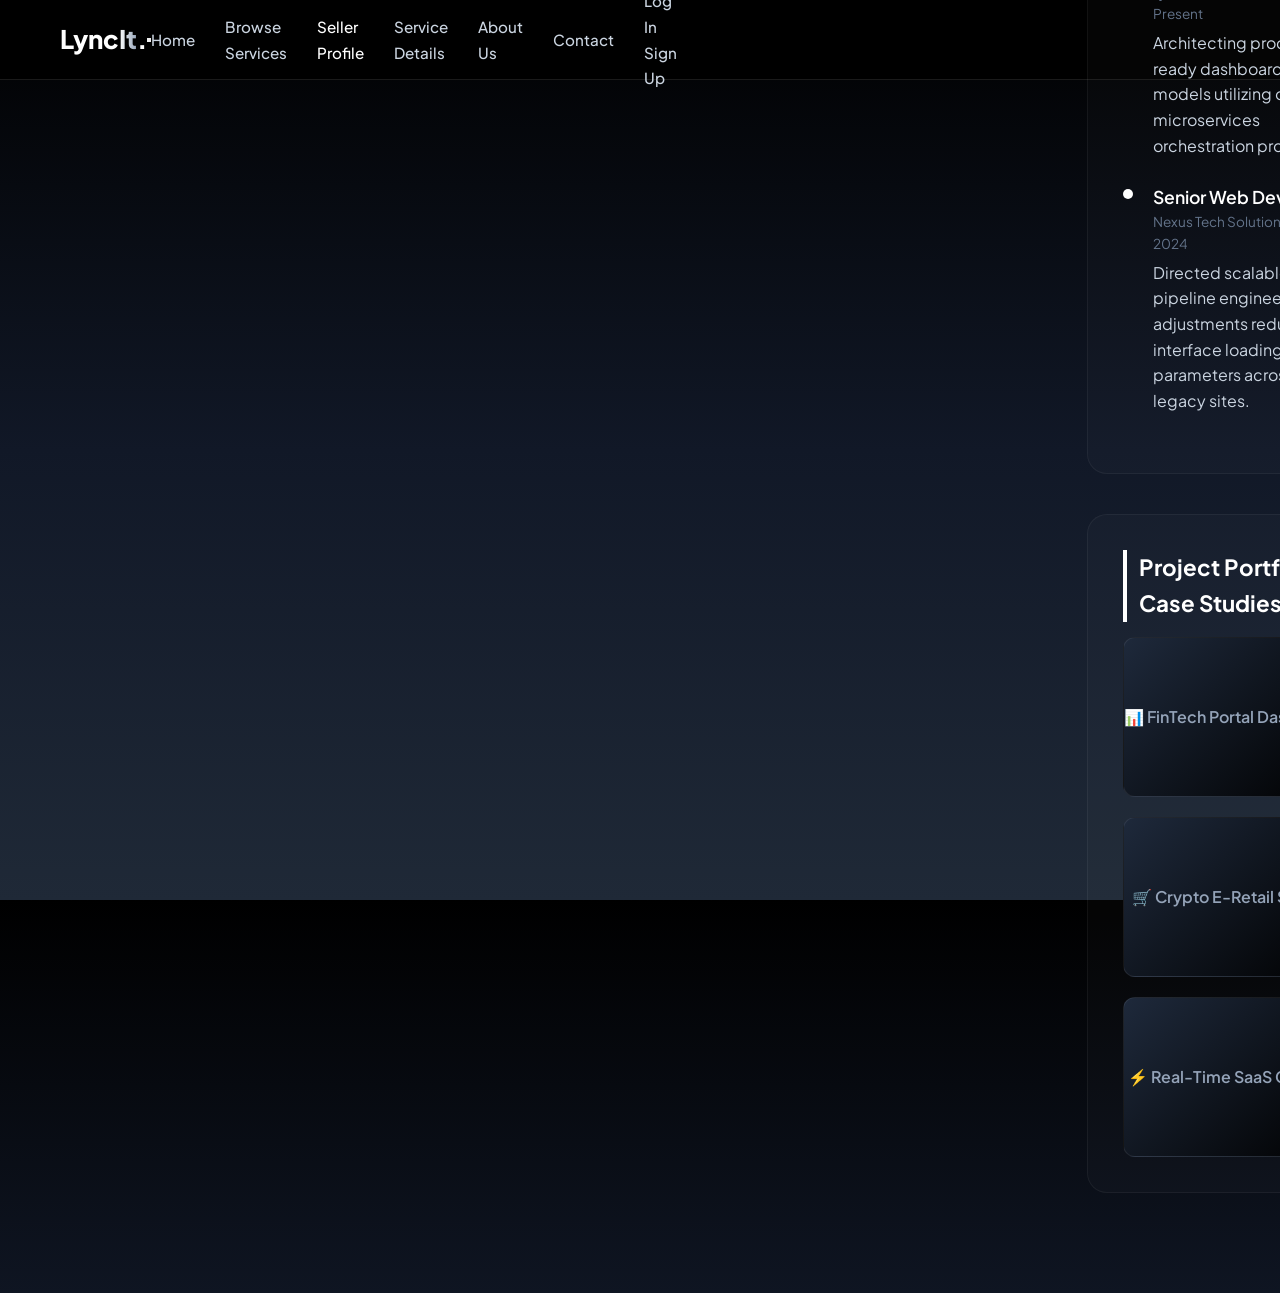
<file: profile.html>
<!DOCTYPE html>
<html lang="en">
<head>
    <meta charset="UTF-8">
    <meta name="viewport" content="width=device-width, initial-scale=1.0">
    <title>Alex M. | Expert Fullstack Developer - LyncIt</title>
    <!-- Fonts & Icons -->
    <link rel="preconnect" href="https://fonts.googleapis.com">
    <link rel="preconnect" href="https://fonts.gstatic.com" crossorigin>
    <link href="https://fonts.googleapis.com/css2?family=Plus+Jakarta+Sans:wght@400;500;600;700;800&display=swap" rel="stylesheet">
    <link rel="stylesheet" href="https://cdnjs.cloudflare.com/ajax/libs/font-awesome/6.4.0/css/all.min.css">

    <!-- Premium Embedded Stylesheet to match Day 2 -->
    <style>
        * { margin: 0; padding: 0; box-sizing: border-box; font-family: 'Plus Jakarta Sans', sans-serif; }
        body { background: linear-gradient(180deg, #000000 0%, #111827 50%, #1f2937 100%) !important; color: #f8fafc !important; line-height: 1.6; min-height: 100vh; }
        a { text-decoration: none; transition: all 0.3s ease; }
        .section-container { max-width: 1200px; margin: 0 auto; padding: 0 20px; }
        
        /* Navbar */
        .navbar { background: #000000; border-bottom: 1px solid rgba(255, 255, 255, 0.1); height: 80px; display: flex; align-items: center; position: sticky; top: 0; z-index: 1000; }
        .nav-container { width: 100%; max-width: 1200px; margin: 0 auto; padding: 0 20px; display: flex; justify-content: space-between; align-items: center; }
        .logo { font-size: 1.6rem; font-weight: 800; color: #ffffff; }
        .logo span { background: linear-gradient(90deg, #ffffff, #94a3b8); -webkit-background-clip: text; -webkit-text-fill-color: transparent; }
        .nav-links { display: flex; align-items: center; gap: 30px; list-style: none; }
        .nav-links a { color: #cbd5e1; font-weight: 500; font-size: 0.95rem; }
        .nav-links a:hover, .nav-links a.active { color: #ffffff; }
        
        /* Profile Layout Grid */
        .profile-wrapper { padding: 50px 0 100px; display: grid; grid-template-columns: 350px 1fr; gap: 40px; }
        
        /* Left Column: Sidebar Card */
        .profile-sidebar { background: rgba(255, 255, 255, 0.03); border: 1px solid rgba(255, 255, 255, 0.08); border-radius: 20px; padding: 40px 30px; text-align: center; height: fit-content; }
        .avatar-placeholder { width: 130px; height: 130px; border-radius: 50%; background: linear-gradient(135deg, #ffffff 0%, #475569 100%); margin: 0 auto 20px; display: flex; align-items: center; justify-content: center; font-size: 3rem; color: #000000; font-weight: 700; box-shadow: 0 0 20px rgba(255,255,255,0.1); }
        .profile-sidebar h2 { font-size: 1.6rem; font-weight: 700; color: #ffffff; margin-bottom: 5px; }
        .profile-title { color: #94a3b8; font-size: 0.95rem; font-weight: 500; margin-bottom: 20px; }
        .stats-box { display: flex; justify-content: space-around; border-top: 1px solid rgba(255,255,255,0.06); border-bottom: 1px solid rgba(255,255,255,0.06); padding: 15px 0; margin-bottom: 25px; }
        .stat-item text { display: block; font-size: 1.2rem; font-weight: 700; color: #ffffff; }
        .stat-item span { font-size: 0.8rem; color: #64748b; }
        .btn-contact { display: block; width: 100%; background: #ffffff; color: #000000; text-align: center; padding: 14px 0; border-radius: 10px; font-weight: 600; cursor: pointer; border: none; }
        .btn-contact:hover { background: #cbd5e1; }
        
        /* Right Column: Main Showcase Content */
        .profile-main-content { display: flex; flex-direction: column; gap: 40px; }
        .content-card { background: rgba(255, 255, 255, 0.02); border: 1px solid rgba(255, 255, 255, 0.05); border-radius: 20px; padding: 35px; }
        .content-card h3 { font-size: 1.4rem; font-weight: 700; color: #ffffff; margin-bottom: 15px; border-left: 4px solid #ffffff; padding-left: 12px; }
        .content-card p { color: #cbd5e1; font-size: 1rem; }
        
        /* Skills List Tags */
        .skills-grid { display: flex; flex-wrap: wrap; gap: 10px; margin-top: 5px; }
        .skill-tag { background: rgba(255, 255, 255, 0.06); border: 1px solid rgba(255, 255, 255, 0.1); color: #ffffff; padding: 8px 18px; border-radius: 30px; font-size: 0.88rem; font-weight: 500; }
        
        /* Experience List */
        .timeline { list-style: none; padding-top: 10px; }
        .timeline-item { position: relative; padding-left: 30px; margin-bottom: 25px; }
        .timeline-item::before { content: ''; position: absolute; left: 0; top: 6px; width: 10px; height: 10px; border-radius: 50%; background: #ffffff; }
        .timeline-item h4 { font-size: 1.1rem; color: #ffffff; font-weight: 600; }
        .timeline-item span { font-size: 0.85rem; color: #64748b; display: block; margin-bottom: 5px; }
        
        /* Portfolio Grid Section */
        .portfolio-grid { display: grid; grid-template-columns: repeat(auto-fit, minmax(220px, 1fr)); gap: 20px; margin-top: 10px; }
        .portfolio-item { height: 160px; background: linear-gradient(135deg, #1e293b 0%, #000000 100%); border: 1px solid rgba(255,255,255,0.08); border-radius: 12px; display: flex; align-items: center; justify-content: center; font-weight: 600; color: #94a3b8; cursor: pointer; transition: 0.3s ease; }
        .portfolio-item:hover { transform: translateY(-4px); border-color: #ffffff; color: #ffffff; }

        /* Footer */
        .main-footer { padding: 40px 0; border-top: 1px solid rgba(255, 255, 255, 0.1); text-align: center; font-size: 0.85rem; color: #cbd5e1; }
        
        @media (max-width: 900px) { .profile-wrapper { grid-template-columns: 1fr; } }
    </style>
</head>
<body>

    <!-- Unified Interactive Navbar with Hamburger Toggle -->
    <nav class="navbar">
        <div class="nav-container">
            <a href="index.html" class="logo">Lync<span>It</span>.</a>
            
            <button class="hamburger" id="hamburgerMenu" aria-label="Toggle Menu">
                <div class="bar"></div>
                <div class="bar"></div>
                <div class="bar"></div>
            </button>

            <ul class="nav-links" id="navLinks">
                <li><a href="index.html">Home</a></li>
                <li><a href="services.html">Browse Services</a></li>
                <li><a href="profile.html" class="active">Seller Profile</a></li>
    <li><a href="details.html">Service Details</a></li>
    <li><a href="about.html">About Us</a></li>
    <li><a href="contact.html">Contact</a></li>
    <li class="nav-buttons">
        <a href="#" class="btn-login">Log In</a>
        <a href="#" class="btn-signup">Sign Up</a>
    </li>
</ul>

    <!-- Main Section Box -->
    <main class="section-container">
        <div class="profile-wrapper">
            
            <!-- Left Side Element -->
            <aside class="profile-sidebar">
                <div class="avatar-placeholder">AM</div>
                <h2>Alex M.</h2>
                <p class="profile-title">Senior Fullstack Software Engineer</p>
                
                <div class="stats-box">
                    <div class="stat-item"><text>5.0</text><span>Rating</span></div>
                    <div class="stat-item"><text>140+</text><span>Gigs Done</span></div>
                    <div class="stat-item"><text>100%</text><span>On Time</span></div>
                </div>

                <button class="btn-contact" onclick="alert('Message feature coming in Day 4!')">Contact Seller</button>
            </aside>

            <!-- Right Content Panel -->
            <section class="profile-main-content">
                
                <div class="content-card">
                    <h3>Professional Biography</h3>
                    <p>Dynamic software architect specializing in structural optimization frameworks, API microservices integration, and responsive state engine deployments. Over 6+ years delivering premium enterprise web solutions for client ecosystems globally.</p>
                </div>

                <div class="content-card">
                    <h3>Core Specialized Skills</h3>
                    <div class="skills-grid">
                        <div class="skill-tag">Next.js / React</div>
                        <div class="skill-tag">Node.js Ecosystem</div>
                        <div class="skill-tag">TypeScript Logic</div>
                        <div class="skill-tag">Tailwind Engine</div>
                        <div class="skill-tag">RESTful System APIs</div>
                        <div class="skill-tag">PostgreSQL / MongoDB</div>
                    </div>
                </div>

                <div class="content-card">
                    <h3>Employment & Experience History</h3>
                    <ul class="timeline">
                        <li class="timeline-item">
                            <h4>Lead Elite Freelance Architect</h4>
                            <span>LyncIt Platform • 2024 - Present</span>
                            <p>Architecting production ready dashboard models utilizing optimal microservices orchestration protocols.</p>
                        </li>
                        <li class="timeline-item">
                            <h4>Senior Web Developer</h4>
                            <span>Nexus Tech Solutions • 2021 - 2024</span>
                            <p>Directed scalable pipeline engineering adjustments reducing interface loading parameters across legacy sites.</p>
                        </li>
                    </ul>
                </div>

                <div class="content-card">
                    <h3>Project Portfolio Case Studies</h3>
                    <div class="portfolio-grid">
                        <div class="portfolio-item">📊 FinTech Portal Dashboard</div>
                        <div class="portfolio-item">🛒 Crypto E-Retail System</div>
                        <div class="portfolio-item">⚡ Real-Time SaaS Console</div>
                    </div>
                </div>

            </section>
        </div>
    </main>

    <footer class="main-footer">
        <p>&copy; 2026 LyncIt Marketplace. All rights reserved.</p>
    </footer>

</body>
</html>
</file>
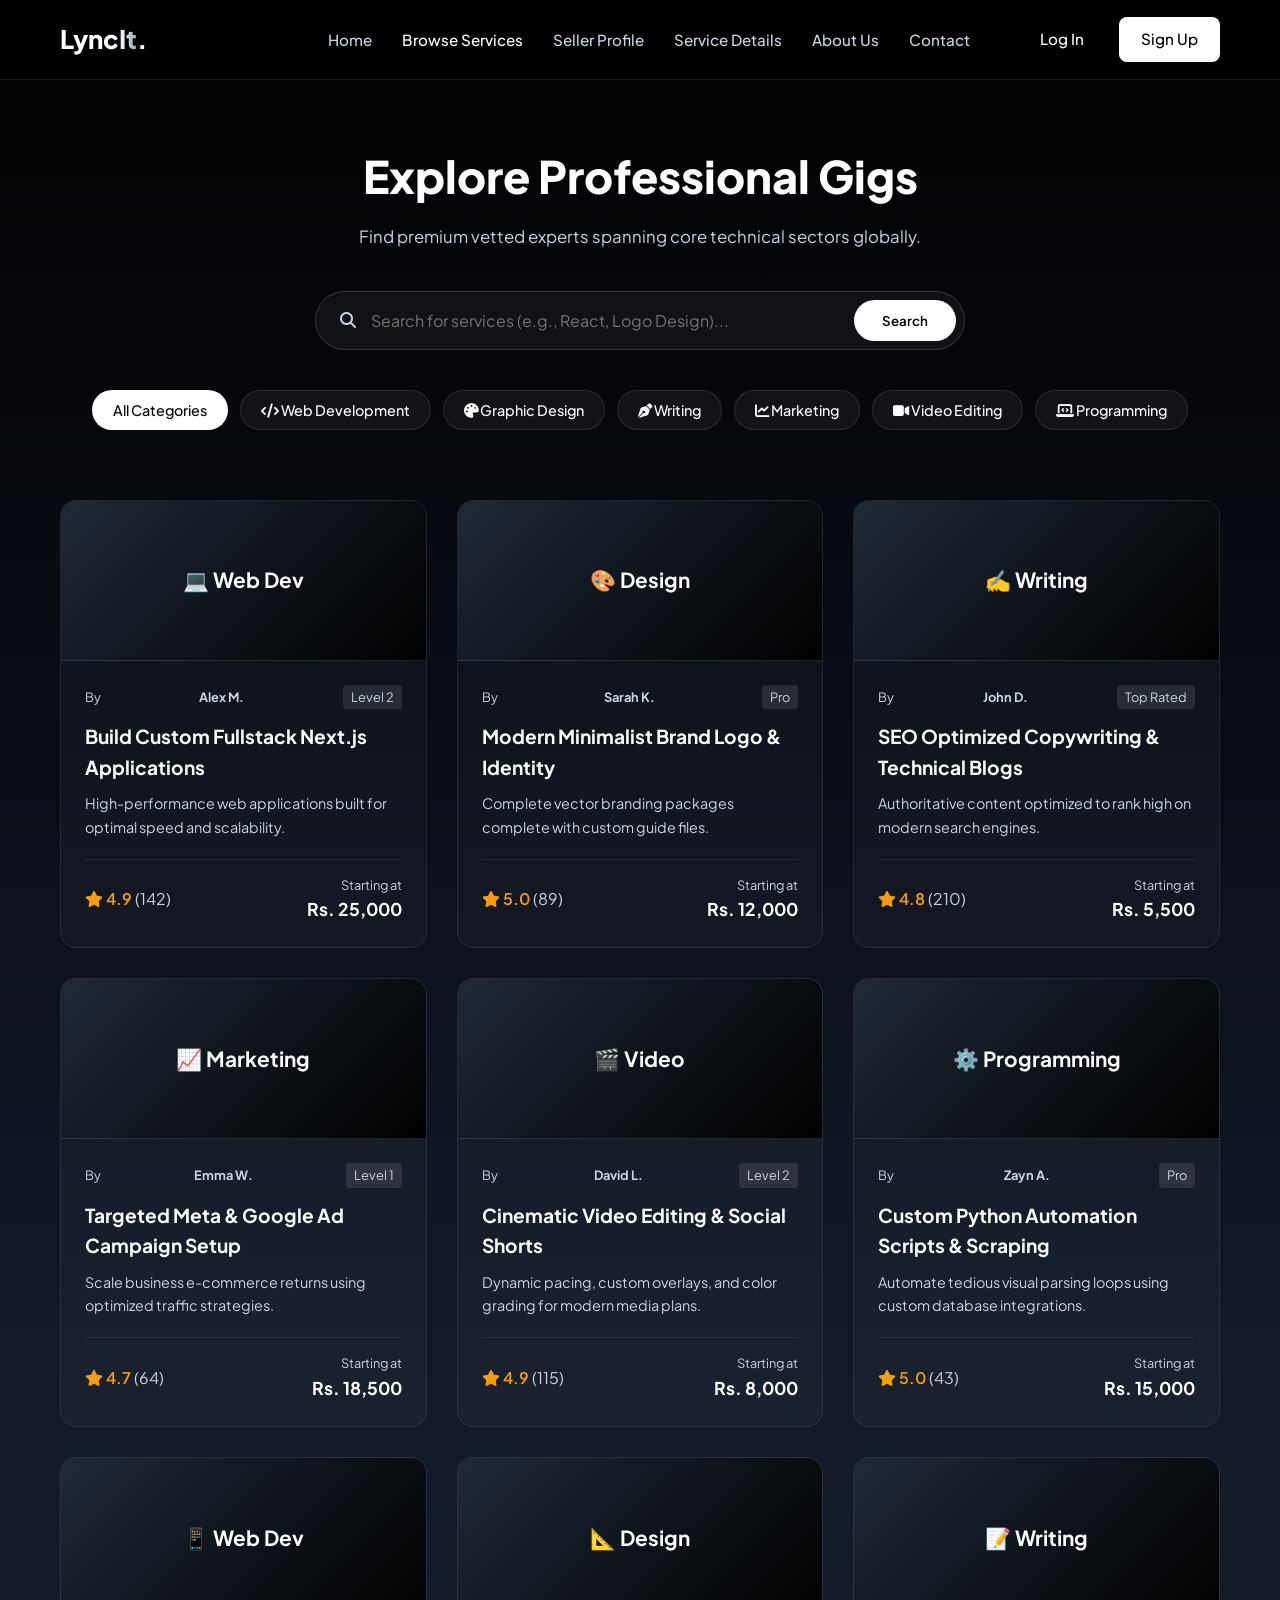
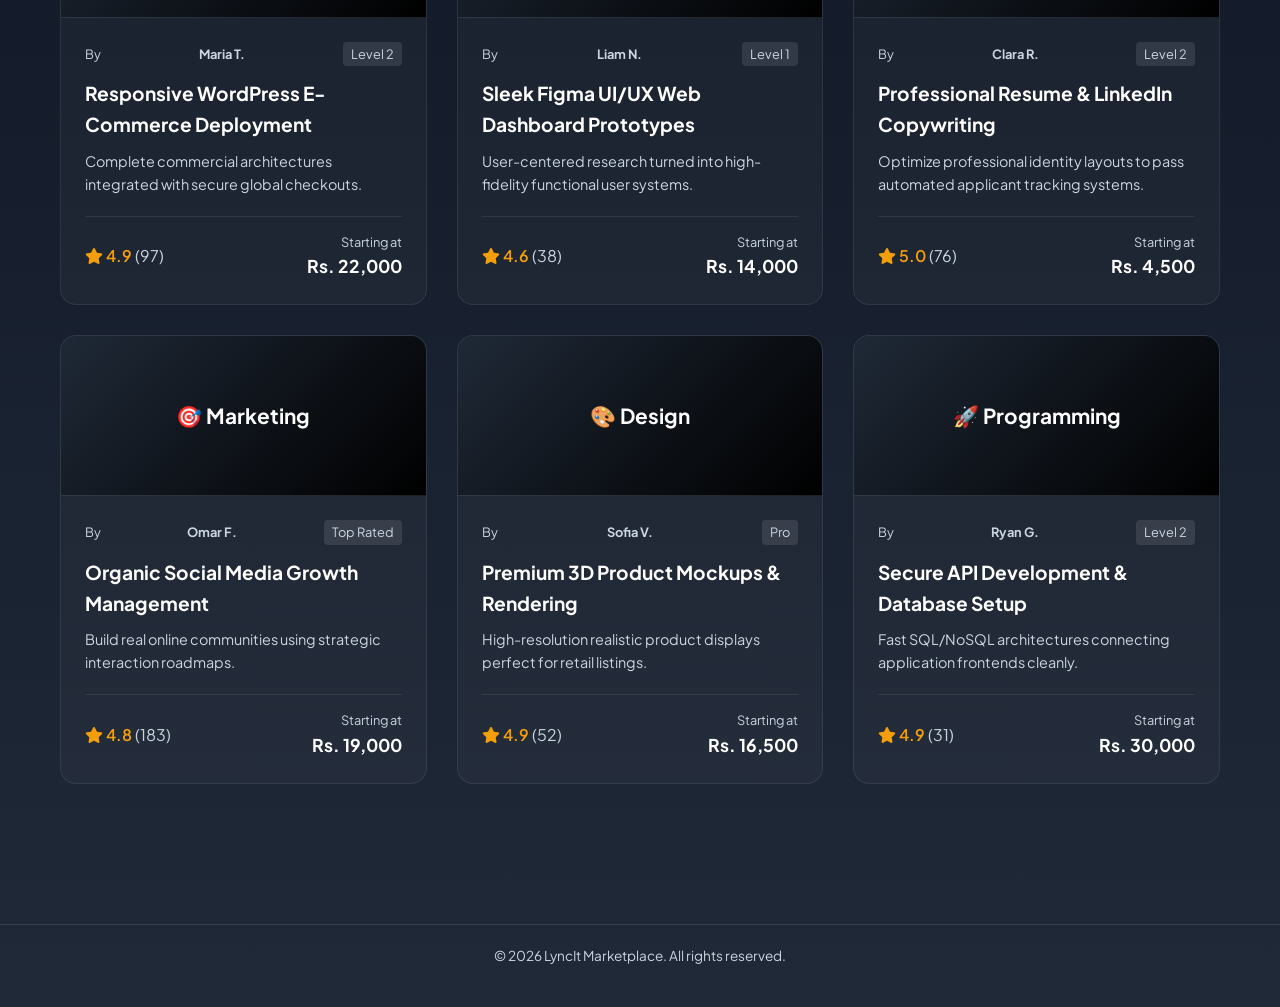
<file: services.html>
<!DOCTYPE html>
<html lang="en">
<head>
    <meta charset="UTF-8">
    <meta name="viewport" content="width=device-width, initial-scale=1.0">
    <title>Browse Services | LyncIt Marketplace</title>
    <!-- Fonts & Icons -->
    <link rel="preconnect" href="https://fonts.googleapis.com">
    <link rel="preconnect" href="https://fonts.gstatic.com" crossorigin>
    <link href="https://fonts.googleapis.com/css2?family=Plus+Jakarta+Sans:wght@400;500;600;700;800&display=swap" rel="stylesheet">
    <link rel="stylesheet" href="https://cdnjs.cloudflare.com/ajax/libs/font-awesome/6.4.0/css/all.min.css">

    <!-- Premium Embedded Stylesheet -->
    <style>
        * {
            margin: 0;
            padding: 0;
            box-sizing: border-box;
            font-family: 'Plus Jakarta Sans', sans-serif;
        }

        body {
            background: linear-gradient(180deg, #000000 0%, #111827 50%, #1f2937 100%) !important;
            color: #f8fafc !important;
            line-height: 1.6;
            min-height: 100vh;
        }

        a {
            text-decoration: none;
            transition: all 0.3s ease;
        }

        .section-container {
            max-width: 1200px;
            margin: 0 auto;
            padding: 0 20px;
        }

        /* 1. Navbar Layout */
        .navbar {
            background: #000000;
            border-bottom: 1px solid rgba(255, 255, 255, 0.1);
            height: 80px;
            display: flex;
            align-items: center;
            position: sticky;
            top: 0;
            z-index: 1000;
        }

        .nav-container {
            width: 100%;
            max-width: 1200px;
            margin: 0 auto;
            padding: 0 20px;
            display: flex;
            justify-content: space-between;
            align-items: center;
        }

        .logo {
            font-size: 1.6rem;
            font-weight: 800;
            color: #ffffff;
        }

        .logo span {
            background: linear-gradient(90deg, #ffffff, #94a3b8);
            -webkit-background-clip: text;
            -webkit-text-fill-color: transparent;
        }

        .nav-links {
            display: flex;
            align-items: center;
            gap: 30px;
            list-style: none;
        }

        .nav-links a {
            color: #cbd5e1;
            font-weight: 500;
            font-size: 0.95rem;
        }

        .nav-links a:hover, .nav-links a.active {
            color: #ffffff;
        }

        .nav-buttons {
            display: flex;
            align-items: center;
            gap: 15px;
            margin-left: 20px;
        }

        .btn-login {
            padding: 10px 20px;
            color: #ffffff !important;
        }

        .btn-signup {
            padding: 10px 22px;
            background: #ffffff;
            color: #000000 !important;
            border-radius: 8px;
            font-weight: 600;
        }

        .btn-signup:hover {
            background: #cbd5e1;
        }

        .hamburger {
            display: none;
            background: none;
            border: none;
            font-size: 1.5rem;
            color: #ffffff;
            cursor: pointer;
        }

        /* 2. Dashboard Section */
        .search-dashboard {
            text-align: center;
            padding: 60px 0 30px;
        }

        .search-dashboard h1 {
            font-size: 2.8rem;
            font-weight: 800;
            color: #ffffff;
            margin-bottom: 12px;
        }

        .search-dashboard p {
            color: #cbd5e1;
            font-size: 1.05rem;
            margin-bottom: 40px;
        }

        /* 3. Search Bar UI */
        .search-bar-box {
            background: rgba(255, 255, 255, 0.05);
            border: 1px solid rgba(255, 255, 255, 0.15);
            max-width: 650px;
            margin: 0 auto 40px;
            padding: 8px 8px 8px 24px;
            border-radius: 50px;
            display: flex;
            align-items: center;
        }

        .search-icon {
            color: #cbd5e1;
            margin-right: 15px;
        }

        .search-bar-box input {
            background: transparent;
            border: none;
            outline: none;
            color: #ffffff;
            width: 100%;
            font-size: 1rem;
        }

        .btn-search {
            background: #ffffff;
            color: #000000;
            border: none;
            padding: 12px 28px;
            border-radius: 30px;
            font-weight: 600;
            cursor: pointer;
        }

        /* 4. Filter Buttons */
        .filter-wrapper {
            display: flex;
            justify-content: center;
            align-items: center;
            gap: 12px;
            flex-wrap: wrap;
        }

        .filter-btn {
            background: rgba(255, 255, 255, 0.05);
            border: 1px solid rgba(255, 255, 255, 0.1);
            color: #ffffff;
            padding: 10px 20px;
            border-radius: 40px;
            font-size: 0.9rem;
            font-weight: 500;
            cursor: pointer;
        }

        .filter-btn:hover, .filter-btn.active {
            background: #ffffff;
            color: #000000;
        }

        /* 5. Services Grid & Cards */
        .catalog-section {
            padding: 40px 0 100px;
        }

        .services-grid {
            display: grid;
            grid-template-columns: repeat(auto-fit, minmax(300px, 1fr));
            gap: 30px;
        }

        .premium-card {
            background: rgba(255, 255, 255, 0.03);
            border: 1px solid rgba(255, 255, 255, 0.08);
            border-radius: 16px;
            overflow: hidden;
            transition: all 0.3s ease;
        }

        .card-img-holder {
            height: 160px;
            background: linear-gradient(135deg, #1f2937 0%, #000000 100%);
            border-bottom: 1px solid rgba(255, 255, 255, 0.08);
            display: flex;
            align-items: center;
            justify-content: center;
            font-size: 1.3rem;
            font-weight: 700;
            color: #ffffff;
        }

        .card-body {
            padding: 24px;
        }

        .freelancer-meta {
            font-size: 0.8rem;
            color: #cbd5e1;
            display: flex;
            justify-content: space-between;
            align-items: center;
            margin-bottom: 12px;
        }

        .level-tag {
            background: rgba(255, 255, 255, 0.1);
            padding: 2px 8px;
            border-radius: 4px;
        }

        .premium-card h3 {
            font-size: 1.2rem;
            color: #ffffff;
            margin-bottom: 10px;
        }

        .premium-card p {
            font-size: 0.9rem;
            color: #cbd5e1;
            margin-bottom: 20px;
        }

        .card-footer {
            border-top: 1px solid rgba(255, 255, 255, 0.08);
            padding-top: 15px;
            display: flex;
            justify-content: space-between;
            align-items: center;
        }

        .rating {
            color: #f59e0b;
            font-weight: 600;
        }

        .rating span {
            color: #cbd5e1;
            font-weight: 400;
        }

        .price {
            font-size: 0.8rem;
            color: #cbd5e1;
            text-align: right;
        }

        .price span {
            display: block;
            font-size: 1.1rem;
            font-weight: 700;
            color: #ffffff;
        }

        .premium-card:hover {
            transform: translateY(-5px);
            border-color: rgba(255, 255, 255, 0.3);
            background: rgba(255, 255, 255, 0.06);
        }

        /* 6. Footer Layout */
        .main-footer {
            padding: 40px 0;
        }

        .footer-divider {
            border: 0;
            border-top: 1px solid rgba(255, 255, 255, 0.1);
            margin-bottom: 20px;
        }

        .copyright {
            text-align: center;
            font-size: 0.85rem;
            color: #cbd5e1;
        }

        @media (max-width: 768px) {
            .nav-links { display: none; }
            .hamburger { display: block; }
        }
    </style>
</head>
<body>

    <!-- Unified Interactive Navbar with Hamburger Toggle -->
    <nav class="navbar">
        <div class="nav-container">
            <a href="index.html" class="logo">Lync<span>It</span>.</a>
            
            <button class="hamburger" id="hamburgerMenu" aria-label="Toggle Menu">
                <div class="bar"></div>
                <div class="bar"></div>
                <div class="bar"></div>
            </button>

            <ul class="nav-links" id="navLinks">
                <li><a href="index.html">Home</a></li>
                <li><a href="services.html" class="active">Browse Services</a></li>
                <li><a href="profile.html">Seller Profile</a></li>
                <li><a href="details.html">Service Details</a></li>
                <li><a href="about.html">About Us</a></li>
                <li><a href="contact.html">Contact</a></li>
                <li class="nav-buttons">
                    <a href="#" class="btn-login">Log In</a>
                    <a href="#" class="btn-signup">Sign Up</a>
                </li>
            </ul>
        </div>
    </nav>

    <!-- 2. Search & Filter Dashboard Area -->
    <header class="search-dashboard">
        <div class="section-container">
            <h1>Explore Professional Gigs</h1>
            <p>Find premium vetted experts spanning core technical sectors globally.</p>
            
            <div class="search-bar-box">
                <i class="fa-solid fa-magnifying-glass search-icon"></i>
                <input type="text" placeholder="Search for services (e.g., React, Logo Design)...">
                <button class="btn-search">Search</button>
            </div>

            <div class="filter-wrapper">
                <button class="filter-btn active">All Categories</button>
                <button class="filter-btn"><i class="fa-solid fa-code"></i> Web Development</button>
                <button class="filter-btn"><i class="fa-solid fa-palette"></i> Graphic Design</button>
                <button class="filter-btn"><i class="fa-solid fa-pen-nib"></i> Writing</button>
                <button class="filter-btn"><i class="fa-solid fa-chart-line"></i> Marketing</button>
                <button class="filter-btn"><i class="fa-solid fa-video"></i> Video Editing</button>
                <button class="filter-btn"><i class="fa-solid fa-laptop-code"></i> Programming</button>
            </div>
        </div>
    </header>

    <!-- 3. 12-Card Grid Section -->
    <main class="catalog-section">
        <div class="section-container">
            <div class="services-grid">
                
                <!-- Card 1 -->
                <div class="premium-card">
                    <div class="card-img-holder">💻 Web Dev</div>
                    <div class="card-body">
                        <div class="freelancer-meta">By <strong>Alex M.</strong> <span class="level-tag">Level 2</span></div>
                        <h3>Build Custom Fullstack Next.js Applications</h3>
                        <p>High-performance web applications built for optimal speed and scalability.</p>
                        <div class="card-footer">
                            <div class="rating"><i class="fa-solid fa-star"></i> 4.9 <span>(142)</span></div>
                            <div class="price">Starting at <span>Rs. 25,000</span></div>
                        </div>
                    </div>
                </div>

                <!-- Card 2 -->
                <div class="premium-card">
                    <div class="card-img-holder">🎨 Design</div>
                    <div class="card-body">
                        <div class="freelancer-meta">By <strong>Sarah K.</strong> <span class="level-tag">Pro</span></div>
                        <h3>Modern Minimalist Brand Logo & Identity</h3>
                        <p>Complete vector branding packages complete with custom guide files.</p>
                        <div class="card-footer">
                            <div class="rating"><i class="fa-solid fa-star"></i> 5.0 <span>(89)</span></div>
                            <div class="price">Starting at <span>Rs. 12,000</span></div>
                        </div>
                    </div>
                </div>

                <!-- Card 3 -->
                <div class="premium-card">
                    <div class="card-img-holder">✍️ Writing</div>
                    <div class="card-body">
                        <div class="freelancer-meta">By <strong>John D.</strong> <span class="level-tag">Top Rated</span></div>
                        <h3>SEO Optimized Copywriting & Technical Blogs</h3>
                        <p>Authoritative content optimized to rank high on modern search engines.</p>
                        <div class="card-footer">
                            <div class="rating"><i class="fa-solid fa-star"></i> 4.8 <span>(210)</span></div>
                            <div class="price">Starting at <span>Rs. 5,500</span></div>
                        </div>
                    </div>
                </div>

                <!-- Card 4 -->
                <div class="premium-card">
                    <div class="card-img-holder">📈 Marketing</div>
                    <div class="card-body">
                        <div class="freelancer-meta">By <strong>Emma W.</strong> <span class="level-tag">Level 1</span></div>
                        <h3>Targeted Meta & Google Ad Campaign Setup</h3>
                        <p>Scale business e-commerce returns using optimized traffic strategies.</p>
                        <div class="card-footer">
                            <div class="rating"><i class="fa-solid fa-star"></i> 4.7 <span>(64)</span></div>
                            <div class="price">Starting at <span>Rs. 18,500</span></div>
                        </div>
                    </div>
                </div>

                <!-- Card 5 -->
                <div class="premium-card">
                    <div class="card-img-holder">🎬 Video</div>
                    <div class="card-body">
                        <div class="freelancer-meta">By <strong>David L.</strong> <span class="level-tag">Level 2</span></div>
                        <h3>Cinematic Video Editing & Social Shorts</h3>
                        <p>Dynamic pacing, custom overlays, and color grading for modern media plans.</p>
                        <div class="card-footer">
                            <div class="rating"><i class="fa-solid fa-star"></i> 4.9 <span>(115)</span></div>
                            <div class="price">Starting at <span>Rs. 8,000</span></div>
                        </div>
                    </div>
                </div>

                <!-- Card 6 -->
                <div class="premium-card">
                    <div class="card-img-holder">⚙️ Programming</div>
                    <div class="card-body">
                        <div class="freelancer-meta">By <strong>Zayn A.</strong> <span class="level-tag">Pro</span></div>
                        <h3>Custom Python Automation Scripts & Scraping</h3>
                        <p>Automate tedious visual parsing loops using custom database integrations.</p>
                        <div class="card-footer">
                            <div class="rating"><i class="fa-solid fa-star"></i> 5.0 <span>(43)</span></div>
                            <div class="price">Starting at <span>Rs. 15,000</span></div>
                        </div>
                    </div>
                </div>

                <!-- Card 7 -->
                <div class="premium-card">
                    <div class="card-img-holder">📱 Web Dev</div>
                    <div class="card-body">
                        <div class="freelancer-meta">By <strong>Maria T.</strong> <span class="level-tag">Level 2</span></div>
                        <h3>Responsive WordPress E-Commerce Deployment</h3>
                        <p>Complete commercial architectures integrated with secure global checkouts.</p>
                        <div class="card-footer">
                            <div class="rating"><i class="fa-solid fa-star"></i> 4.9 <span>(97)</span></div>
                            <div class="price">Starting at <span>Rs. 22,000</span></div>
                        </div>
                    </div>
                </div>

                <!-- Card 8 -->
                <div class="premium-card">
                    <div class="card-img-holder">📐 Design</div>
                    <div class="card-body">
                        <div class="freelancer-meta">By <strong>Liam N.</strong> <span class="level-tag">Level 1</span></div>
                        <h3>Sleek Figma UI/UX Web Dashboard Prototypes</h3>
                        <p>User-centered research turned into high-fidelity functional user systems.</p>
                        <div class="card-footer">
                            <div class="rating"><i class="fa-solid fa-star"></i> 4.6 <span>(38)</span></div>
                            <div class="price">Starting at <span>Rs. 14,000</span></div>
                        </div>
                    </div>
                </div>

                <!-- Card 9 -->
                <div class="premium-card">
                    <div class="card-img-holder">📝 Writing</div>
                    <div class="card-body">
                        <div class="freelancer-meta">By <strong>Clara R.</strong> <span class="level-tag">Level 2</span></div>
                        <h3>Professional Resume & LinkedIn Copywriting</h3>
                        <p>Optimize professional identity layouts to pass automated applicant tracking systems.</p>
                        <div class="card-footer">
                            <div class="rating"><i class="fa-solid fa-star"></i> 5.0 <span>(76)</span></div>
                            <div class="price">Starting at <span>Rs. 4,500</span></div>
                        </div>
                    </div>
                </div>

                <!-- Card 10 -->
                <div class="premium-card">
                    <div class="card-img-holder">🎯 Marketing</div>
                    <div class="card-body">
                        <div class="freelancer-meta">By <strong>Omar F.</strong> <span class="level-tag">Top Rated</span></div>
                        <h3>Organic Social Media Growth Management</h3>
                        <p>Build real online communities using strategic interaction roadmaps.</p>
                        <div class="card-footer">
                            <div class="rating"><i class="fa-solid fa-star"></i> 4.8 <span>(183)</span></div>
                            <div class="price">Starting at <span>Rs. 19,000</span></div>
                        </div>
                    </div>
                </div>

                <!-- Card 11 -->
                <div class="premium-card">
                    <div class="card-img-holder">🎨 Design</div>
                    <div class="card-body">
                        <div class="freelancer-meta">By <strong>Sofia V.</strong> <span class="level-tag">Pro</span></div>
                        <h3>Premium 3D Product Mockups & Rendering</h3>
                        <p>High-resolution realistic product displays perfect for retail listings.</p>
                        <div class="card-footer">
                            <div class="rating"><i class="fa-solid fa-star"></i> 4.9 <span>(52)</span></div>
                            <div class="price">Starting at <span>Rs. 16,500</span></div>
                        </div>
                    </div>
                </div>

                <!-- Card 12 -->
                <div class="premium-card">
                    <div class="card-img-holder">🚀 Programming</div>
                    <div class="card-body">
                        <div class="freelancer-meta">By <strong>Ryan G.</strong> <span class="level-tag">Level 2</span></div>
                        <h3>Secure API Development & Database Setup</h3>
                        <p>Fast SQL/NoSQL architectures connecting application frontends cleanly.</p>
                        <div class="card-footer">
                            <div class="rating"><i class="fa-solid fa-star"></i> 4.9 <span>(31)</span></div>
                            <div class="price">Starting at <span>Rs. 30,000</span></div>
                        </div>
                    </div>
                </div>

            </div>
        </div>
    </main>

    <!-- 4. Footer -->
    <footer class="main-footer">
        <div class="footer-container">
            <hr class="footer-divider">
            <p class="copyright">&copy; 2026 LyncIt Marketplace. All rights reserved.</p>
        </div>
    </footer>

</body>
</html>
</file>
